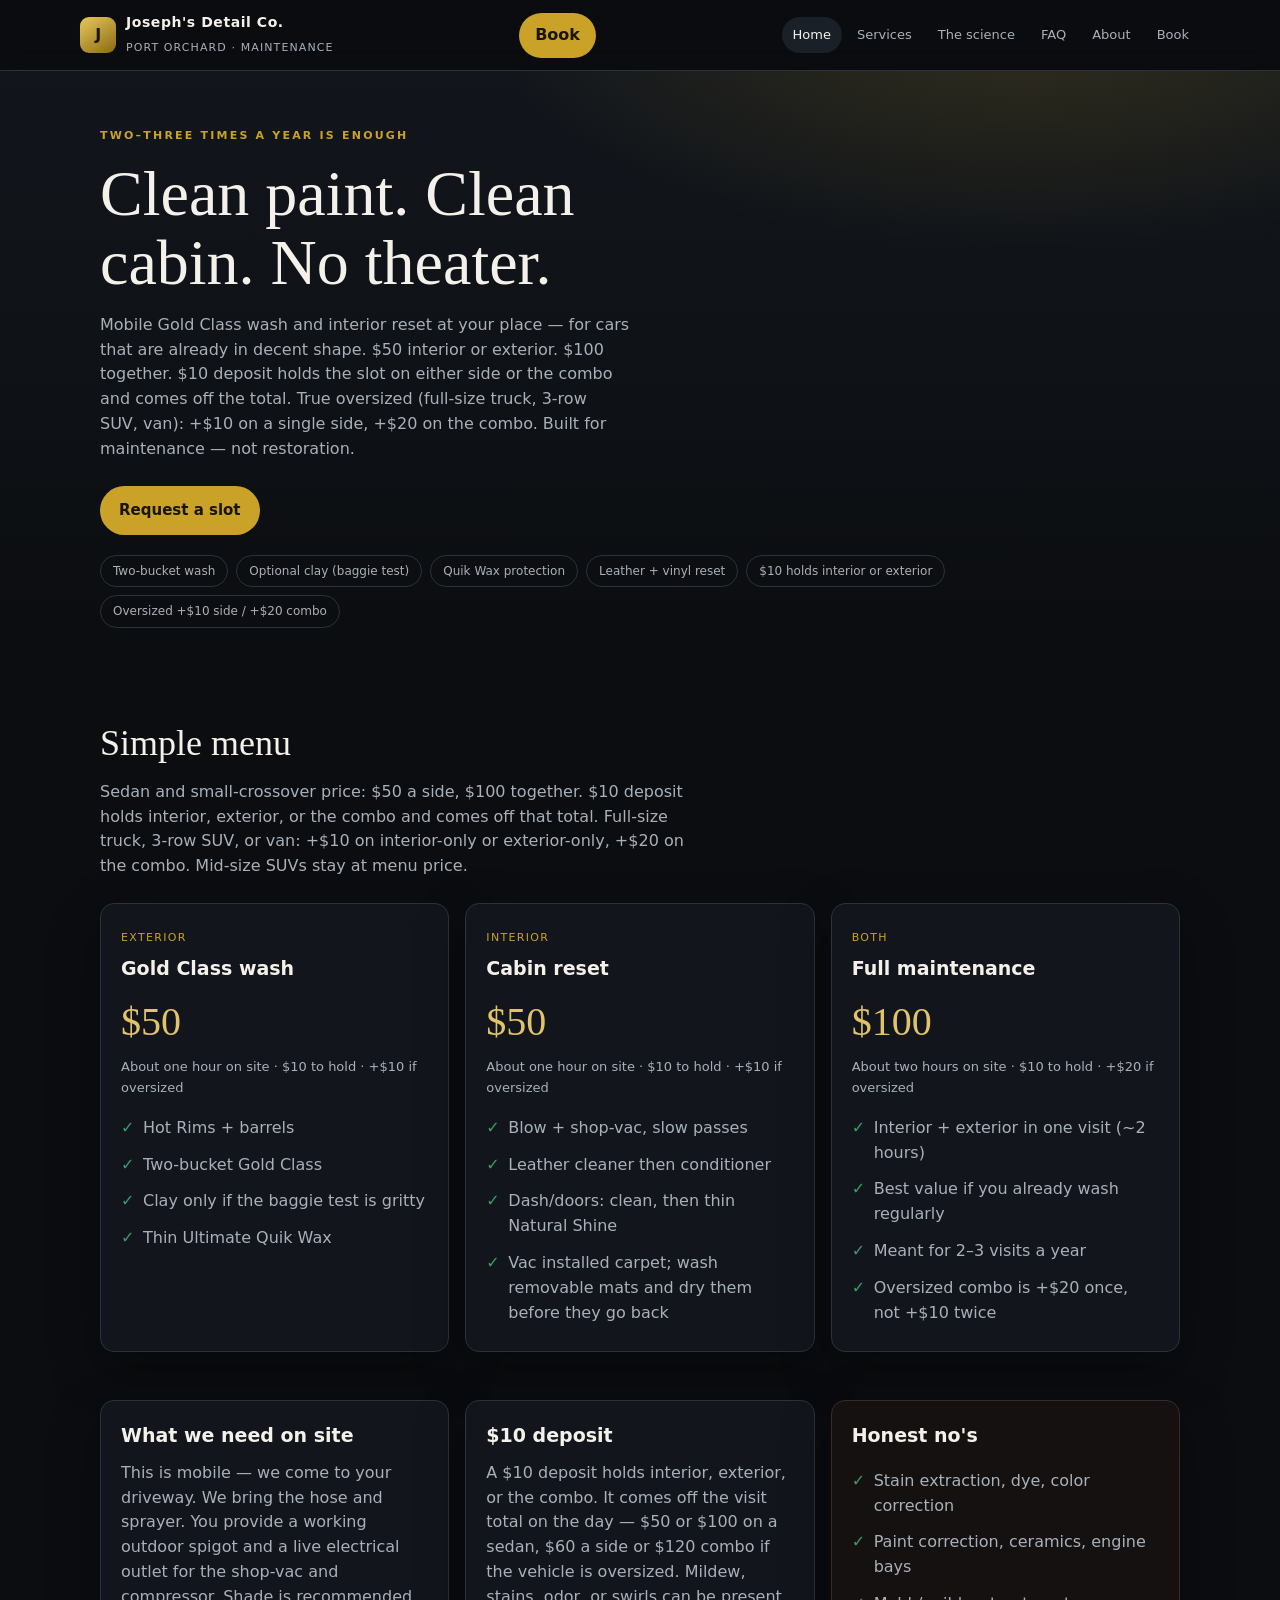
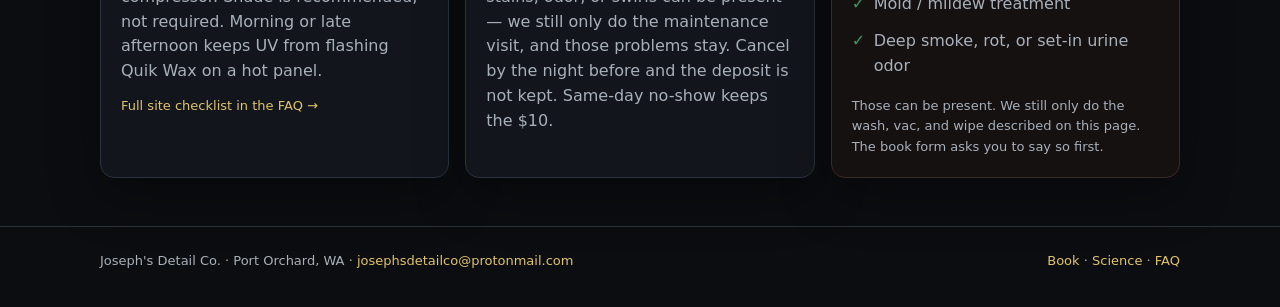
<file: index.html>
<!DOCTYPE html>
<html lang="en">
<head>
  <meta charset="UTF-8" />
  <meta name="viewport" content="width=device-width, initial-scale=1, viewport-fit=cover" />
  <title>Joseph's Detail Co. — Maintenance detailing, Port Orchard</title>
  <meta name="description" content="Mobile maintenance detailing in Port Orchard. $50 interior or exterior, $100 combo. $10 deposit. Oversized: +$10 a side, +$20 combo." />
  <link rel="stylesheet" href="styles.css" />
</head>
<body>
  <header class="nav">
    <div class="wrap nav-inner">
      <a class="brand" href="index.html">
        <div class="mark">J</div>
        <div>
          <strong>Joseph's Detail Co.</strong>
          <span>Port Orchard · Maintenance</span>
        </div>
      </a>
      <div class="nav-tools">
        <a class="cta" href="book.html">Book</a>
        <button class="menu-btn" type="button" aria-expanded="false">Menu</button>
      </div>
      <nav class="links">
        <a class="active" href="index.html">Home</a>
        <a href="services.html">Services</a>
        <a href="science.html">The science</a>
        <a href="faq.html">FAQ</a>
        <a href="about.html">About</a>
        <a href="book.html">Book</a>
      </nav>
    </div>
  </header>

  <section class="hero">
    <div class="wrap">
      <p class="eyebrow">Two–three times a year is enough</p>
      <h1>Clean paint. Clean cabin. No theater.</h1>
      <p class="lede">
        Mobile Gold Class wash and interior reset at your place — for cars that are already in decent shape.
        $50 interior or exterior. $100 together. $10 deposit holds the slot on either side or the combo and comes off the total.
        True oversized (full-size truck, 3-row SUV, van): +$10 on a single side, +$20 on the combo. Built for maintenance — not restoration.
      </p>
      <div class="actions">
        <a class="btn gold" href="book.html">Request a slot</a>
      </div>
      <div class="badge-row">
        <span class="badge">Two-bucket wash</span>
        <span class="badge">Optional clay (baggie test)</span>
        <span class="badge">Quik Wax protection</span>
        <span class="badge">Leather + vinyl reset</span>
        <span class="badge">$10 holds interior or exterior</span>
        <span class="badge">Oversized +$10 side / +$20 combo</span>
      </div>
    </div>
  </section>

  <section class="section">
    <div class="wrap">
      <h2>Simple menu</h2>
      <p class="sub">Sedan and small-crossover price: $50 a side, $100 together. $10 deposit holds interior, exterior, or the combo and comes off that total. Full-size truck, 3-row SUV, or van: +$10 on interior-only or exterior-only, +$20 on the combo. Mid-size SUVs stay at menu price.</p>
      <div class="grid-3">
        <article class="card">
          <p class="tag">Exterior</p>
          <h3>Gold Class wash</h3>
          <p class="price">$50</p>
          <p class="note">About one hour on site · $10 to hold · +$10 if oversized</p>
          <ul class="check">
            <li>Hot Rims + barrels</li>
            <li>Two-bucket Gold Class</li>
            <li>Clay only if the baggie test is gritty</li>
            <li>Thin Ultimate Quik Wax</li>
          </ul>
        </article>
        <article class="card">
          <p class="tag">Interior</p>
          <h3>Cabin reset</h3>
          <p class="price">$50</p>
          <p class="note">About one hour on site · $10 to hold · +$10 if oversized</p>
          <ul class="check">
            <li>Blow + shop-vac, slow passes</li>
            <li>Leather cleaner then conditioner</li>
            <li>Dash/doors: clean, then thin Natural Shine</li>
            <li>Vac installed carpet; wash removable mats and dry them before they go back</li>
          </ul>
        </article>
        <article class="card">
          <p class="tag">Both</p>
          <h3>Full maintenance</h3>
          <p class="price">$100</p>
          <p class="note">About two hours on site · $10 to hold · +$20 if oversized</p>
          <ul class="check">
            <li>Interior + exterior in one visit (~2 hours)</li>
            <li>Best value if you already wash regularly</li>
            <li>Meant for 2–3 visits a year</li>
            <li>Oversized combo is +$20 once, not +$10 twice</li>
          </ul>
        </article>
      </div>
    </div>
  </section>

  <section class="section" style="padding-top:0">
    <div class="wrap grid-3">
      <div class="card">
        <h3>What we need on site</h3>
        <p class="sub" style="margin:10px 0 12px">
          This is mobile — we come to your driveway. We bring the hose and sprayer.
          You provide a working outdoor spigot and a live electrical outlet for the
          shop-vac and compressor. Shade is recommended, not required. Morning or
          late afternoon keeps UV from flashing Quik Wax on a hot panel.
        </p>
        <p class="note"><a href="faq.html">Full site checklist in the FAQ →</a></p>
      </div>
      <div class="card">
        <h3>$10 deposit</h3>
        <p class="sub" style="margin:10px 0 0">
          A $10 deposit holds interior, exterior, or the combo. It comes off the visit total on the day — $50 or $100 on a sedan, $60 a side or $120 combo if the vehicle is oversized.
          Mildew, stains, odor, or swirls can be present — we still only do the maintenance visit, and those problems stay. Cancel by the night before and the deposit is not kept. Same-day no-show keeps the $10.
        </p>
      </div>
      <div class="card out">
        <h3>Honest no's</h3>
        <ul class="check">
          <li>Stain extraction, dye, color correction</li>
          <li>Paint correction, ceramics, engine bays</li>
          <li>Mold / mildew treatment</li>
          <li>Deep smoke, rot, or set-in urine odor</li>
        </ul>
        <p class="note" style="margin-top:12px">Those can be present. We still only do the wash, vac, and wipe described on this page. The book form asks you to say so first.</p>
      </div>
    </div>
  </section>

  <footer>
    <div class="wrap">
      <div>Joseph's Detail Co. · Port Orchard, WA · <a href="mailto:josephsdetailco@protonmail.com">josephsdetailco@protonmail.com</a></div>
      <div><a href="book.html">Book</a> · <a href="science.html">Science</a> · <a href="faq.html">FAQ</a></div>
    </div>
  </footer>
  <script src="nav.js"></script>
</body>
</html>
</file>
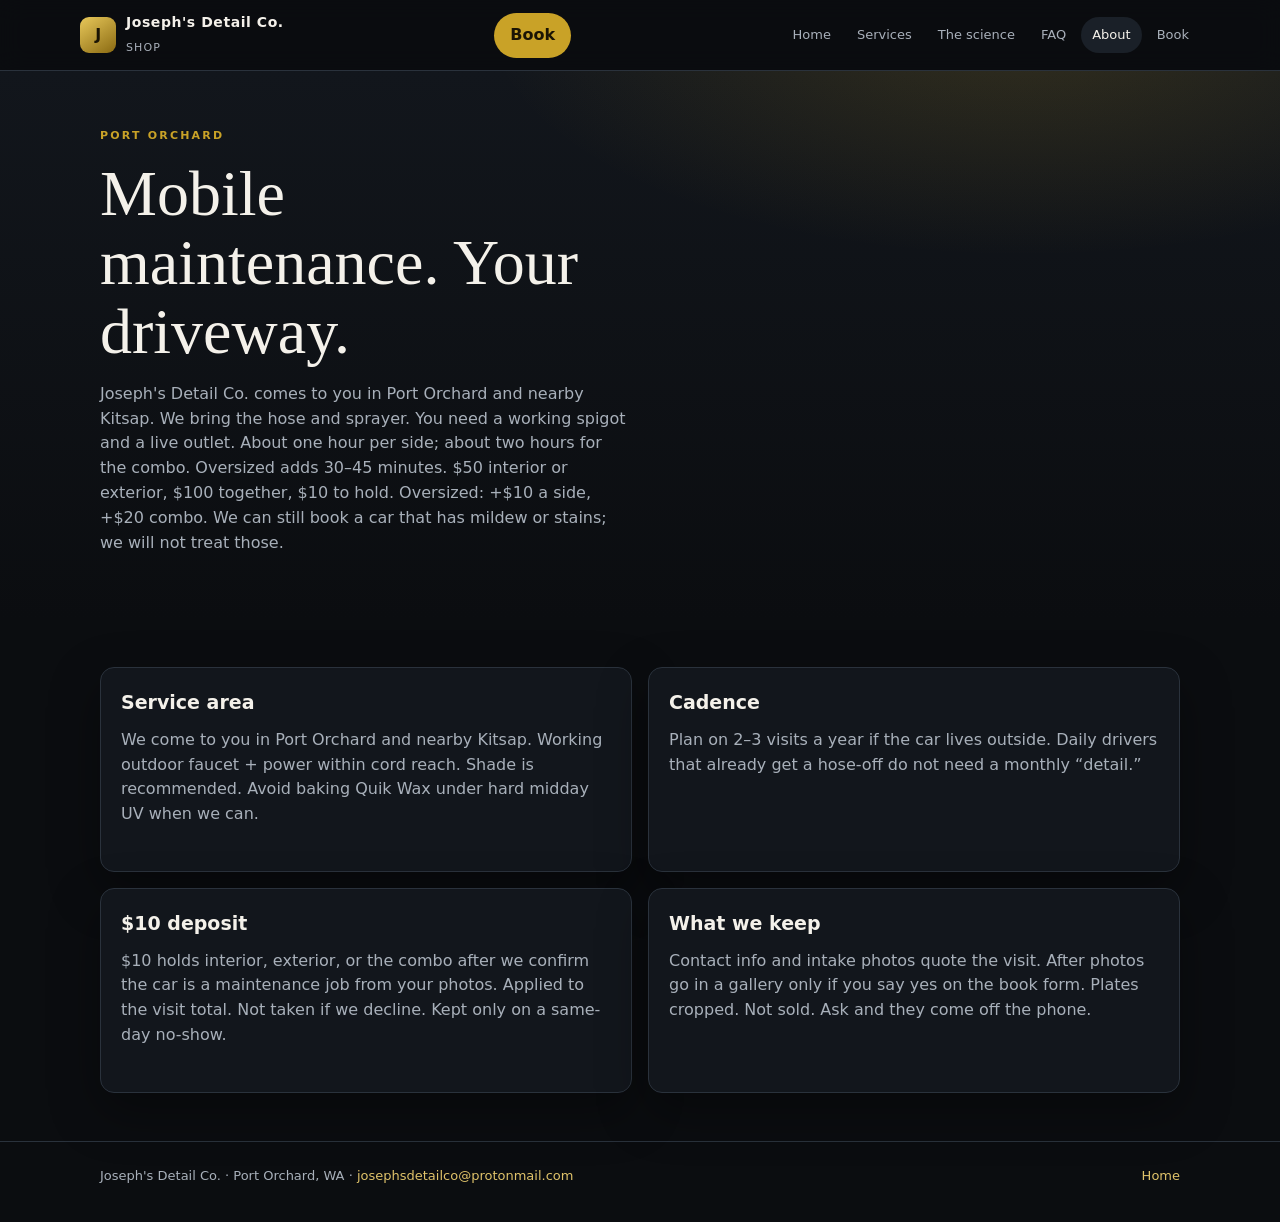
<file: about.html>
<!DOCTYPE html>
<html lang="en">
<head>
  <meta charset="UTF-8" />
  <meta name="viewport" content="width=device-width, initial-scale=1, viewport-fit=cover" />
  <title>About — Joseph's Detail Co.</title>
  <meta name="description" content="Mobile maintenance detailing in Port Orchard and nearby Kitsap. $50 / $100, $10 to hold either side, +$20 oversized." />
  <link rel="stylesheet" href="styles.css" />
</head>
<body>
  <header class="nav">
    <div class="wrap nav-inner">
      <a class="brand" href="index.html">
        <div class="mark">J</div>
        <div><strong>Joseph's Detail Co.</strong><span>Shop</span></div>
      </a>
      <div class="nav-tools">
        <a class="cta" href="book.html">Book</a>
        <button class="menu-btn" type="button" aria-expanded="false">Menu</button>
      </div>
      <nav class="links">
        <a href="index.html">Home</a>
        <a href="services.html">Services</a>
        <a href="science.html">The science</a>
        <a href="faq.html">FAQ</a>
        <a class="active" href="about.html">About</a>
        <a href="book.html">Book</a>
      </nav>
    </div>
  </header>

  <section class="hero">
    <div class="wrap">
      <p class="eyebrow">Port Orchard</p>
      <h1>Mobile maintenance. Your driveway.</h1>
      <p class="lede">
        Joseph's Detail Co. comes to you in Port Orchard and nearby Kitsap.
        We bring the hose and sprayer. You need a working spigot and a live outlet.
        About one hour per side; about two hours for the combo. Oversized adds 30–45 minutes. $50 interior or exterior, $100 together, $10 to hold. Oversized: +$10 a side, +$20 combo. We can still book a car that has mildew or stains; we will not treat those.
      </p>
    </div>
  </section>

  <section class="section">
    <div class="wrap grid-2">
      <article class="card">
        <h3>Service area</h3>
        <p class="sub" style="margin-top:10px">We come to you in Port Orchard and nearby Kitsap. Working outdoor faucet + power within cord reach. Shade is recommended. Avoid baking Quik Wax under hard midday UV when we can.</p>
      </article>
      <article class="card">
        <h3>Cadence</h3>
        <p class="sub" style="margin-top:10px">Plan on 2–3 visits a year if the car lives outside. Daily drivers that already get a hose-off do not need a monthly “detail.”</p>
      </article>
      <article class="card">
        <h3>$10 deposit</h3>
        <p class="sub" style="margin-top:10px">$10 holds interior, exterior, or the combo after we confirm the car is a maintenance job from your photos. Applied to the visit total. Not taken if we decline. Kept only on a same-day no-show.</p>
      </article>
      <article class="card">
        <h3>What we keep</h3>
        <p class="sub" style="margin-top:10px">Contact info and intake photos quote the visit. After photos go in a gallery only if you say yes on the book form. Plates cropped. Not sold. Ask and they come off the phone.</p>
      </article>
    </div>
  </section>
  <footer>
    <div class="wrap">
      <div>Joseph's Detail Co. · Port Orchard, WA · <a href="mailto:josephsdetailco@protonmail.com">josephsdetailco@protonmail.com</a></div>
      <div><a href="index.html">Home</a></div>
    </div>
  </footer>
  <script src="nav.js"></script>
</body>
</html>
</file>
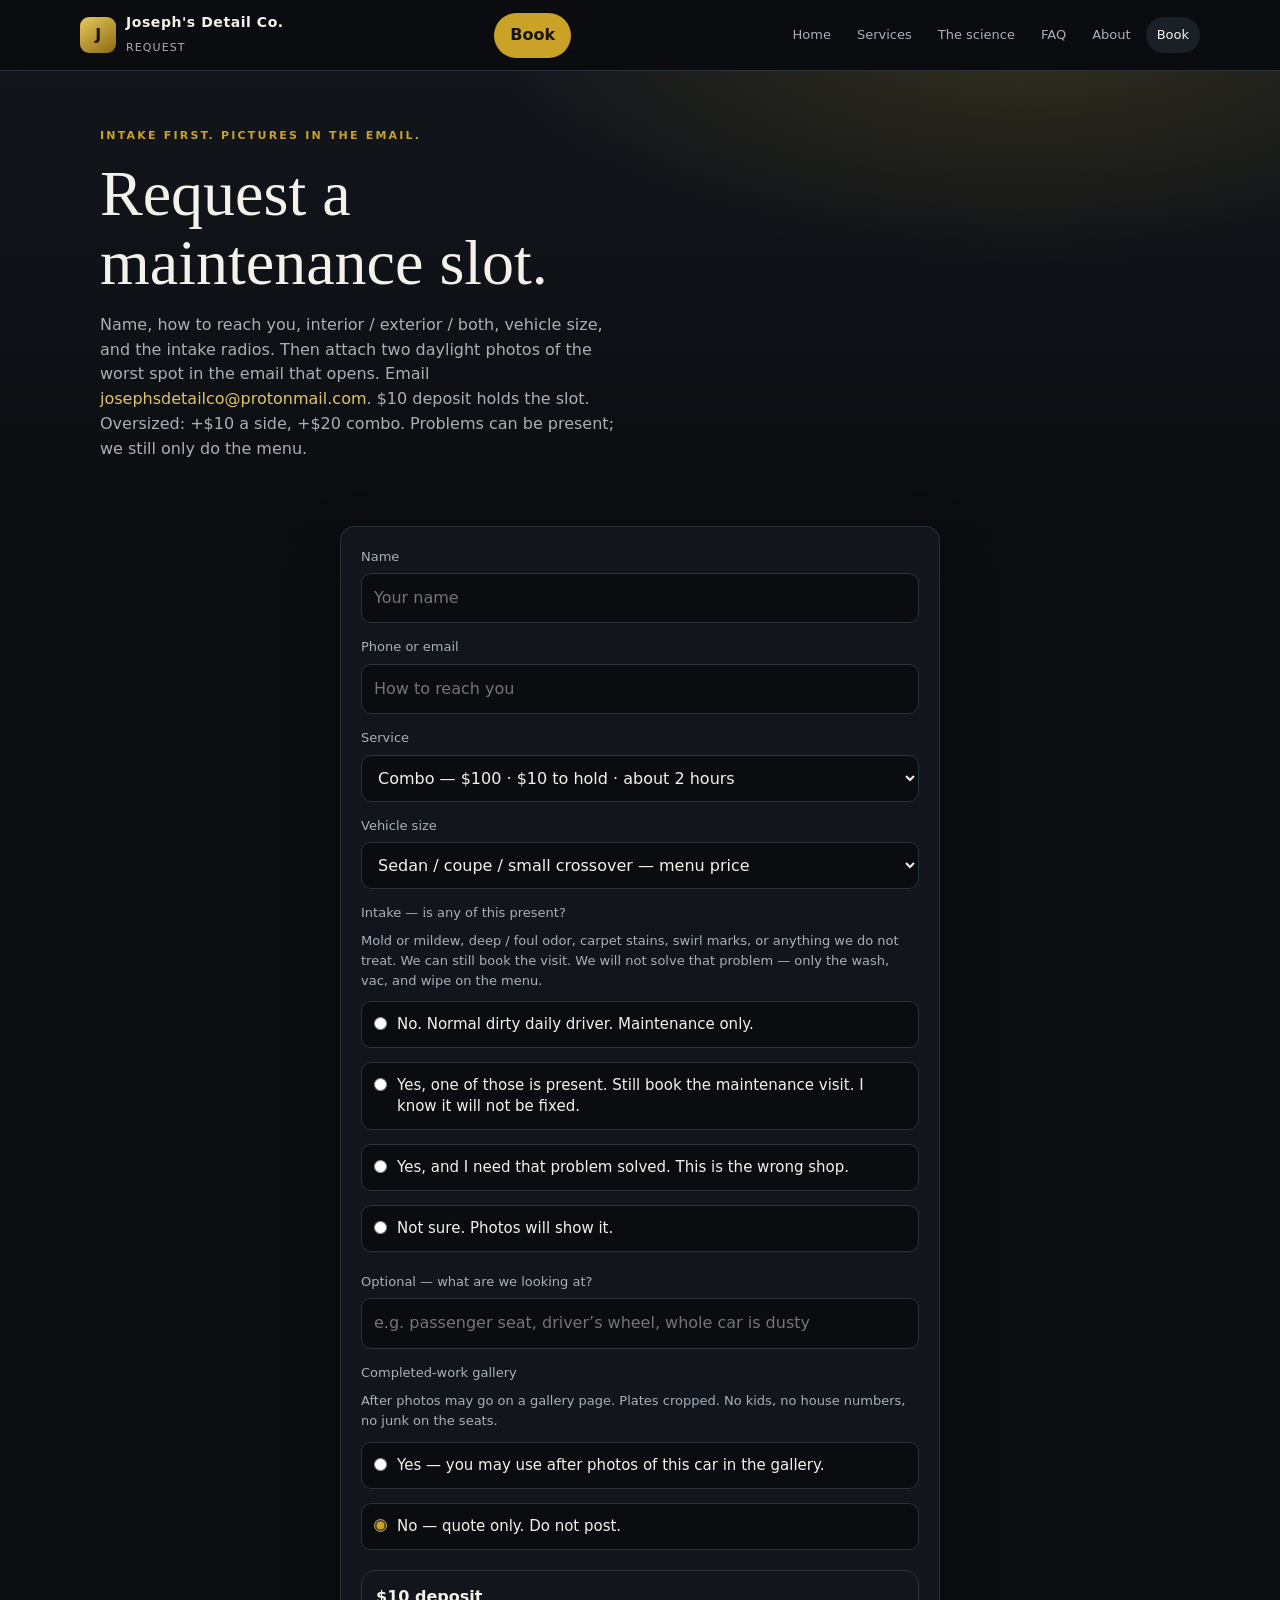
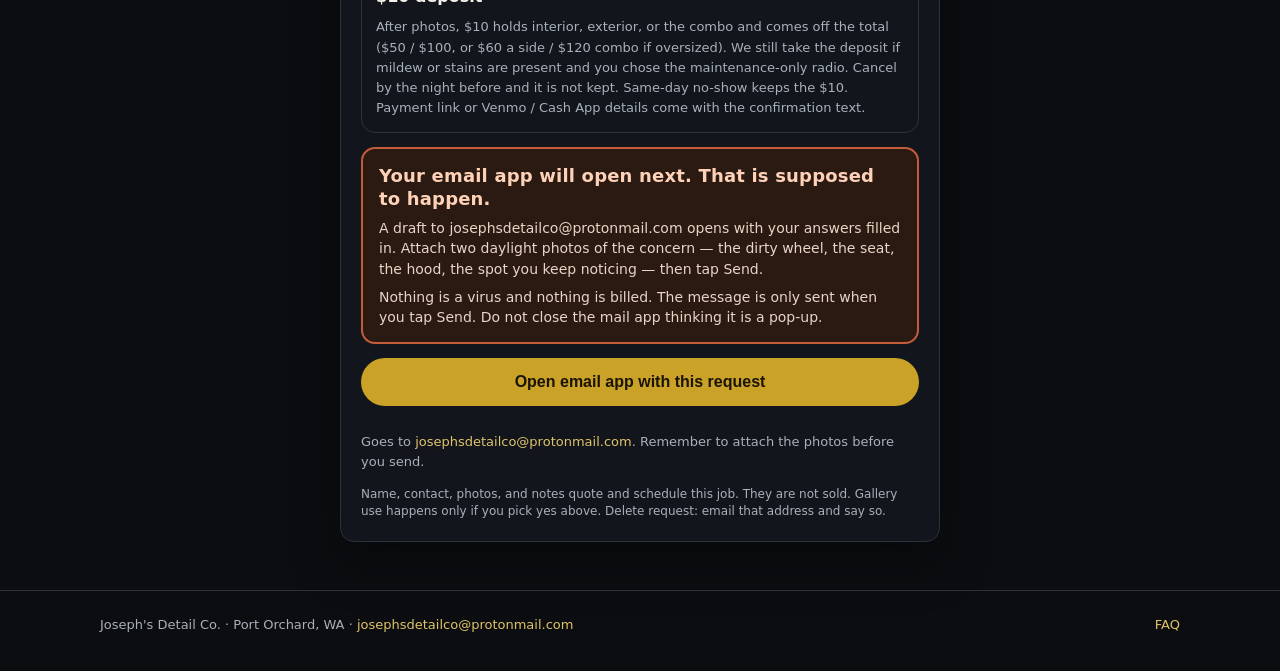
<file: book.html>
<!DOCTYPE html>
<html lang="en">
<head>
  <meta charset="UTF-8" />
  <meta name="viewport" content="width=device-width, initial-scale=1, viewport-fit=cover" />
  <title>Book — Joseph's Detail Co.</title>
  <meta name="description" content="Request a maintenance slot. $50 a side, $100 combo, $10 deposit, +$20 oversized. Send photos of the worst spot." />
  <link rel="stylesheet" href="styles.css" />
</head>
<body>
  <header class="nav">
    <div class="wrap nav-inner">
      <a class="brand" href="index.html">
        <div class="mark">J</div>
        <div><strong>Joseph's Detail Co.</strong><span>Request</span></div>
      </a>
      <div class="nav-tools">
        <a class="cta" href="book.html">Book</a>
        <button class="menu-btn" type="button" aria-expanded="false">Menu</button>
      </div>
      <nav class="links">
        <a href="index.html">Home</a>
        <a href="services.html">Services</a>
        <a href="science.html">The science</a>
        <a href="faq.html">FAQ</a>
        <a href="about.html">About</a>
        <a class="active" href="book.html">Book</a>
      </nav>
    </div>
  </header>

  <section class="hero">
    <div class="wrap">
      <p class="eyebrow">Intake first. Pictures in the email.</p>
      <h1>Request a maintenance slot.</h1>
      <p class="lede">Name, how to reach you, interior / exterior / both, vehicle size, and the intake radios. Then attach two daylight photos of the worst spot in the email that opens. Email <a href="mailto:josephsdetailco@protonmail.com">josephsdetailco@protonmail.com</a>. $10 deposit holds the slot. Oversized: +$10 a side, +$20 combo. Problems can be present; we still only do the menu.</p>
    </div>
  </section>

  <section class="section" style="padding-top:0">
    <div class="wrap" style="max-width:640px">
      <form class="card" id="book-form">
        <div>
          <label for="name">Name</label>
          <input id="name" name="name" required autocomplete="name" placeholder="Your name" />
        </div>
        <div>
          <label for="contact">Phone or email</label>
          <input id="contact" name="contact" required autocomplete="tel" placeholder="How to reach you" />
        </div>
        <div>
          <label for="service">Service</label>
          <select id="service" name="service">
            <option>Exterior only — $50 · $10 to hold · about 1 hour</option>
            <option>Interior only — $50 · $10 to hold · about 1 hour</option>
            <option selected>Combo — $100 · $10 to hold · about 2 hours</option>
          </select>
        </div>
        <div>
          <label for="size">Vehicle size</label>
          <select id="size" name="size">
            <option selected>Sedan / coupe / small crossover — menu price</option>
            <option>Mid-size SUV / short-bed truck — menu price if it stays near 2 hours</option>
            <option>Full-size truck / 3-row SUV / van — +$10 a side, +$20 combo</option>
          </select>
        </div>

        <fieldset style="border:0;padding:0">
          <legend class="note" style="margin-bottom:8px;color:var(--muted);font-size:13px">Intake — is any of this present?</legend>
          <p class="note" style="margin-bottom:10px">Mold or mildew, deep / foul odor, carpet stains, swirl marks, or anything we do not treat. We can still book the visit. We will not solve that problem — only the wash, vac, and wipe on the menu.</p>
          <div class="radio-block">
            <label class="choice">
              <input type="radio" name="out_of_scope" value="no" required />
              <span>No. Normal dirty daily driver. Maintenance only.</span>
            </label>
            <label class="choice">
              <input type="radio" name="out_of_scope" value="present_ok" />
              <span>Yes, one of those is present. Still book the maintenance visit. I know it will not be fixed.</span>
            </label>
            <label class="choice">
              <input type="radio" name="out_of_scope" value="want_fixed" />
              <span>Yes, and I need that problem solved. This is the wrong shop.</span>
            </label>
            <label class="choice">
              <input type="radio" name="out_of_scope" value="unsure" />
              <span>Not sure. Photos will show it.</span>
            </label>
          </div>
        </fieldset>

        <div>
          <label for="concern">Optional — what are we looking at?</label>
          <input id="concern" name="concern" placeholder="e.g. passenger seat, driver’s wheel, whole car is dusty" />
        </div>

        <fieldset style="border:0;padding:0">
          <legend class="note" style="margin-bottom:8px;color:var(--muted);font-size:13px">Completed-work gallery</legend>
          <p class="note" style="margin-bottom:10px">After photos may go on a gallery page. Plates cropped. No kids, no house numbers, no junk on the seats.</p>
          <div class="radio-block">
            <label class="choice">
              <input type="radio" name="gallery" value="yes" />
              <span>Yes — you may use after photos of this car in the gallery.</span>
            </label>
            <label class="choice">
              <input type="radio" name="gallery" value="no" checked />
              <span>No — quote only. Do not post.</span>
            </label>
          </div>
        </fieldset>

        <div class="card" style="box-shadow:none;padding:14px">
          <h3 style="font-size:16px">$10 deposit</h3>
          <p class="note" style="margin-top:8px">
            After photos, $10 holds interior, exterior, or the combo and comes off the total ($50 / $100, or $60 a side / $120 combo if oversized).
            We still take the deposit if mildew or stains are present and you chose the maintenance-only radio.
            Cancel by the night before and it is not kept. Same-day no-show keeps the $10.
            Payment link or Venmo / Cash App details come with the confirmation text.
          </p>
        </div>

        <div class="mail-warn" role="alert">
          <strong>Your email app will open next. That is supposed to happen.</strong>
          <p>A draft to josephsdetailco@protonmail.com opens with your answers filled in. Attach two daylight photos of the concern — the dirty wheel, the seat, the hood, the spot you keep noticing — then tap Send.</p>
          <p>Nothing is a virus and nothing is billed. The message is only sent when you tap Send. Do not close the mail app thinking it is a pop-up.</p>
        </div>

        <button type="submit">Open email app with this request</button>
        <p class="note" style="margin-top:12px">
          Goes to <a href="mailto:josephsdetailco@protonmail.com">josephsdetailco@protonmail.com</a>.
          Remember to attach the photos before you send.
        </p>
        <p class="legal">
          Name, contact, photos, and notes quote and schedule this job. They are not sold.
          Gallery use happens only if you pick yes above. Delete request: email that address and say so.
        </p>
      </form>
    </div>
  </section>
  <footer>
    <div class="wrap">
      <div>Joseph's Detail Co. · Port Orchard, WA · <a href="mailto:josephsdetailco@protonmail.com">josephsdetailco@protonmail.com</a></div>
      <div><a href="faq.html">FAQ</a></div>
    </div>
  </footer>
  <script src="nav.js"></script>
  <script>
    const form = document.getElementById("book-form");
    form.addEventListener("submit", (e) => {
      e.preventDefault();
      const scope = form.out_of_scope.value;
      const name = form.name.value.trim();
      const contact = form.contact.value.trim();
      const service = form.service.value;
      const size = form.size.value;
      const concern = form.concern.value.trim();
      const gallery = form.gallery.value;
      let scopeLine = "Intake: normal dirty daily driver — maintenance only.";
      if (scope === "present_ok") {
        scopeLine = "Intake: problem present. Customer wants maintenance visit anyway — will not be treated.";
      } else if (scope === "want_fixed") {
        scopeLine = "Intake: customer needs the problem solved. Wrong shop — do not book as a fix.";
      } else if (scope === "unsure") {
        scopeLine = "Intake: not sure. Photos will show it.";
      }
      const galleryLine = gallery === "yes"
        ? "Gallery: yes — after photos ok, plates cropped."
        : "Gallery: no — quote only.";
      const body = [
        "Name: " + name,
        "Reach me: " + contact,
        "Service: " + service,
        "Vehicle size: " + size,
        scopeLine,
        galleryLine,
        concern ? "Note: " + concern : "",
        "",
        "ATTACH: two daylight photos of the concern (wheel, seat, hood, or the spot you keep noticing) before you tap Send."
      ].filter(Boolean).join("\n");
      const subject = scope === "want_fixed"
        ? "Detail request (wants problem solved) — " + name
        : scope === "present_ok"
        ? "Detail request (problem present, maintenance only) — " + name
        : "Detail request — " + name;
      window.location.href =
        "mailto:josephsdetailco@protonmail.com?subject=" +
        encodeURIComponent(subject) +
        "&body=" +
        encodeURIComponent(body);
    });
  </script>
</body>
</html>
</file>
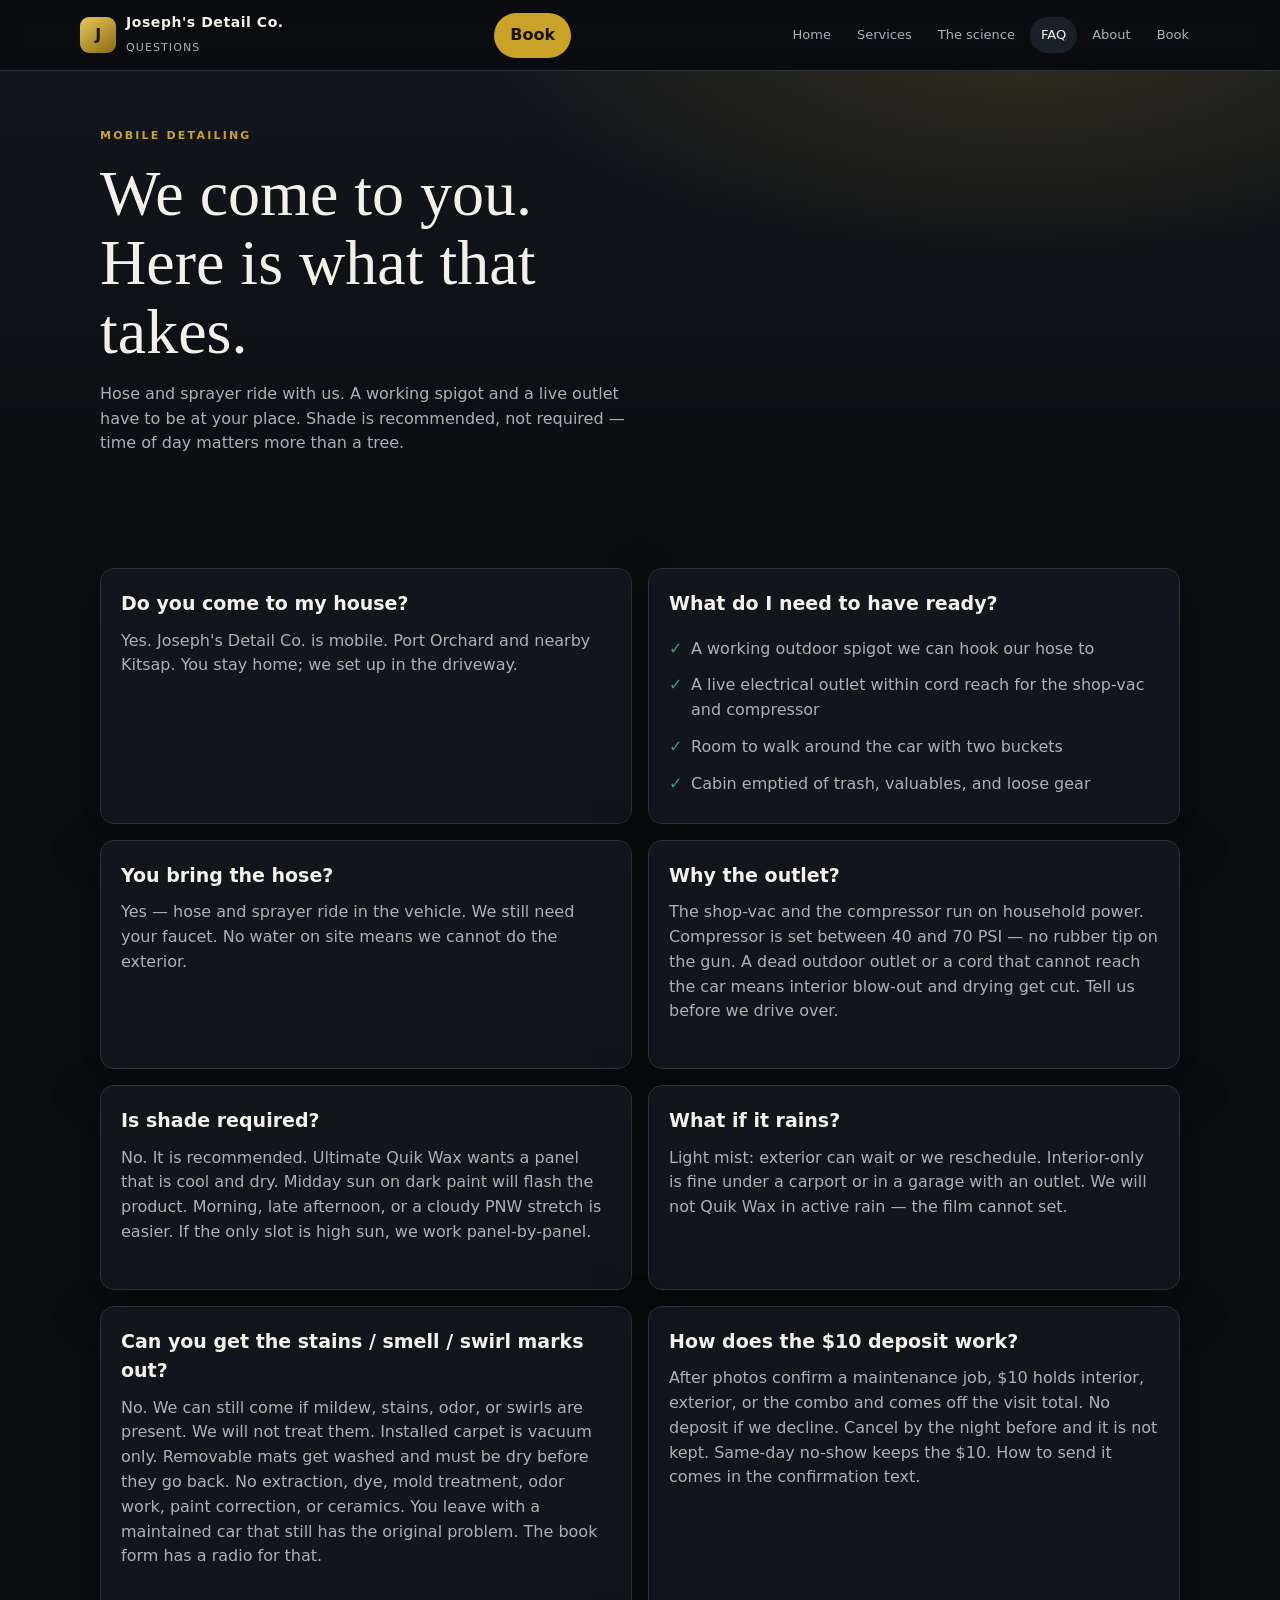
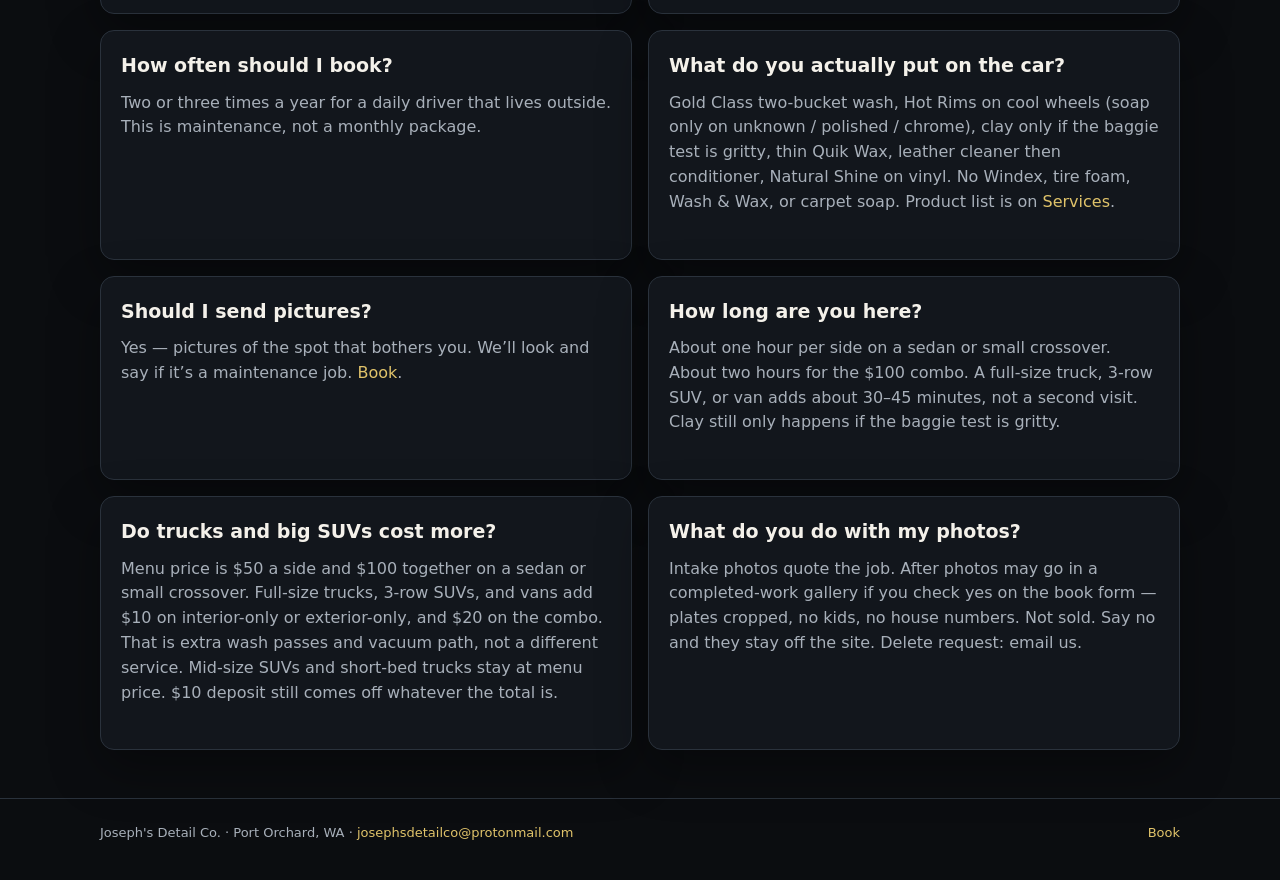
<file: faq.html>
<!DOCTYPE html>
<html lang="en">
<head>
  <meta charset="UTF-8" />
  <meta name="viewport" content="width=device-width, initial-scale=1, viewport-fit=cover" />
  <title>FAQ — Joseph's Detail Co.</title>
  <meta name="description" content="Mobile detailing FAQ for Port Orchard. Site checklist, $10 deposit, and what we do not do." />
  <link rel="stylesheet" href="styles.css" />
</head>
<body>
  <header class="nav">
    <div class="wrap nav-inner">
      <a class="brand" href="index.html">
        <div class="mark">J</div>
        <div><strong>Joseph's Detail Co.</strong><span>Questions</span></div>
      </a>
      <div class="nav-tools">
        <a class="cta" href="book.html">Book</a>
        <button class="menu-btn" type="button" aria-expanded="false">Menu</button>
      </div>
      <nav class="links">
        <a href="index.html">Home</a>
        <a href="services.html">Services</a>
        <a href="science.html">The science</a>
        <a class="active" href="faq.html">FAQ</a>
        <a href="about.html">About</a>
        <a href="book.html">Book</a>
      </nav>
    </div>
  </header>

  <section class="hero">
    <div class="wrap">
      <p class="eyebrow">Mobile detailing</p>
      <h1>We come to you. Here is what that takes.</h1>
      <p class="lede">Hose and sprayer ride with us. A working spigot and a live outlet have to be at your place. Shade is recommended, not required — time of day matters more than a tree.</p>
    </div>
  </section>

  <section class="section">
    <div class="wrap grid-2">
      <article class="card">
        <h3>Do you come to my house?</h3>
        <p class="sub" style="margin-top:10px">Yes. Joseph's Detail Co. is mobile. Port Orchard and nearby Kitsap. You stay home; we set up in the driveway.</p>
      </article>
      <article class="card">
        <h3>What do I need to have ready?</h3>
        <ul class="check">
          <li>A working outdoor spigot we can hook our hose to</li>
          <li>A live electrical outlet within cord reach for the shop-vac and compressor</li>
          <li>Room to walk around the car with two buckets</li>
          <li>Cabin emptied of trash, valuables, and loose gear</li>
        </ul>
      </article>
      <article class="card">
        <h3>You bring the hose?</h3>
        <p class="sub" style="margin-top:10px">Yes — hose and sprayer ride in the vehicle. We still need your faucet. No water on site means we cannot do the exterior.</p>
      </article>
      <article class="card">
        <h3>Why the outlet?</h3>
        <p class="sub" style="margin-top:10px">The shop-vac and the compressor run on household power. Compressor is set between 40 and 70 PSI — no rubber tip on the gun. A dead outdoor outlet or a cord that cannot reach the car means interior blow-out and drying get cut. Tell us before we drive over.</p>
      </article>
      <article class="card">
        <h3>Is shade required?</h3>
        <p class="sub" style="margin-top:10px">No. It is recommended. Ultimate Quik Wax wants a panel that is cool and dry. Midday sun on dark paint will flash the product. Morning, late afternoon, or a cloudy PNW stretch is easier. If the only slot is high sun, we work panel-by-panel.</p>
      </article>
      <article class="card">
        <h3>What if it rains?</h3>
        <p class="sub" style="margin-top:10px">Light mist: exterior can wait or we reschedule. Interior-only is fine under a carport or in a garage with an outlet. We will not Quik Wax in active rain — the film cannot set.</p>
      </article>
      <article class="card">
        <h3>Can you get the stains / smell / swirl marks out?</h3>
        <p class="sub" style="margin-top:10px">No. We can still come if mildew, stains, odor, or swirls are present. We will not treat them. Installed carpet is vacuum only. Removable mats get washed and must be dry before they go back. No extraction, dye, mold treatment, odor work, paint correction, or ceramics. You leave with a maintained car that still has the original problem. The book form has a radio for that.</p>
      </article>
      <article class="card">
        <h3>How does the $10 deposit work?</h3>
        <p class="sub" style="margin-top:10px">After photos confirm a maintenance job, $10 holds interior, exterior, or the combo and comes off the visit total. No deposit if we decline. Cancel by the night before and it is not kept. Same-day no-show keeps the $10. How to send it comes in the confirmation text.</p>
      </article>
      <article class="card">
        <h3>How often should I book?</h3>
        <p class="sub" style="margin-top:10px">Two or three times a year for a daily driver that lives outside. This is maintenance, not a monthly package.</p>
      </article>
      <article class="card">
        <h3>What do you actually put on the car?</h3>
        <p class="sub" style="margin-top:10px">Gold Class two-bucket wash, Hot Rims on cool wheels (soap only on unknown / polished / chrome), clay only if the baggie test is gritty, thin Quik Wax, leather cleaner then conditioner, Natural Shine on vinyl. No Windex, tire foam, Wash &amp; Wax, or carpet soap. Product list is on <a href="services.html">Services</a>.</p>
      </article>
      <article class="card">
        <h3>Should I send pictures?</h3>
        <p class="sub" style="margin-top:10px">Yes — pictures of the spot that bothers you. We’ll look and say if it’s a maintenance job. <a href="book.html">Book</a>.</p>
      </article>
      <article class="card">
        <h3>How long are you here?</h3>
        <p class="sub" style="margin-top:10px">About one hour per side on a sedan or small crossover. About two hours for the $100 combo. A full-size truck, 3-row SUV, or van adds about 30–45 minutes, not a second visit. Clay still only happens if the baggie test is gritty.</p>
      </article>
      <article class="card">
        <h3>Do trucks and big SUVs cost more?</h3>
        <p class="sub" style="margin-top:10px">Menu price is $50 a side and $100 together on a sedan or small crossover. Full-size trucks, 3-row SUVs, and vans add $10 on interior-only or exterior-only, and $20 on the combo. That is extra wash passes and vacuum path, not a different service. Mid-size SUVs and short-bed trucks stay at menu price. $10 deposit still comes off whatever the total is.</p>
      </article>
      <article class="card">
        <h3>What do you do with my photos?</h3>
        <p class="sub" style="margin-top:10px">Intake photos quote the job. After photos may go in a completed-work gallery if you check yes on the book form — plates cropped, no kids, no house numbers. Not sold. Say no and they stay off the site. Delete request: email us.</p>
      </article>
    </div>
  </section>
  <footer>
    <div class="wrap">
      <div>Joseph's Detail Co. · Port Orchard, WA · <a href="mailto:josephsdetailco@protonmail.com">josephsdetailco@protonmail.com</a></div>
      <div><a href="book.html">Book</a></div>
    </div>
  </footer>
  <script src="nav.js"></script>
</body>
</html>
</file>
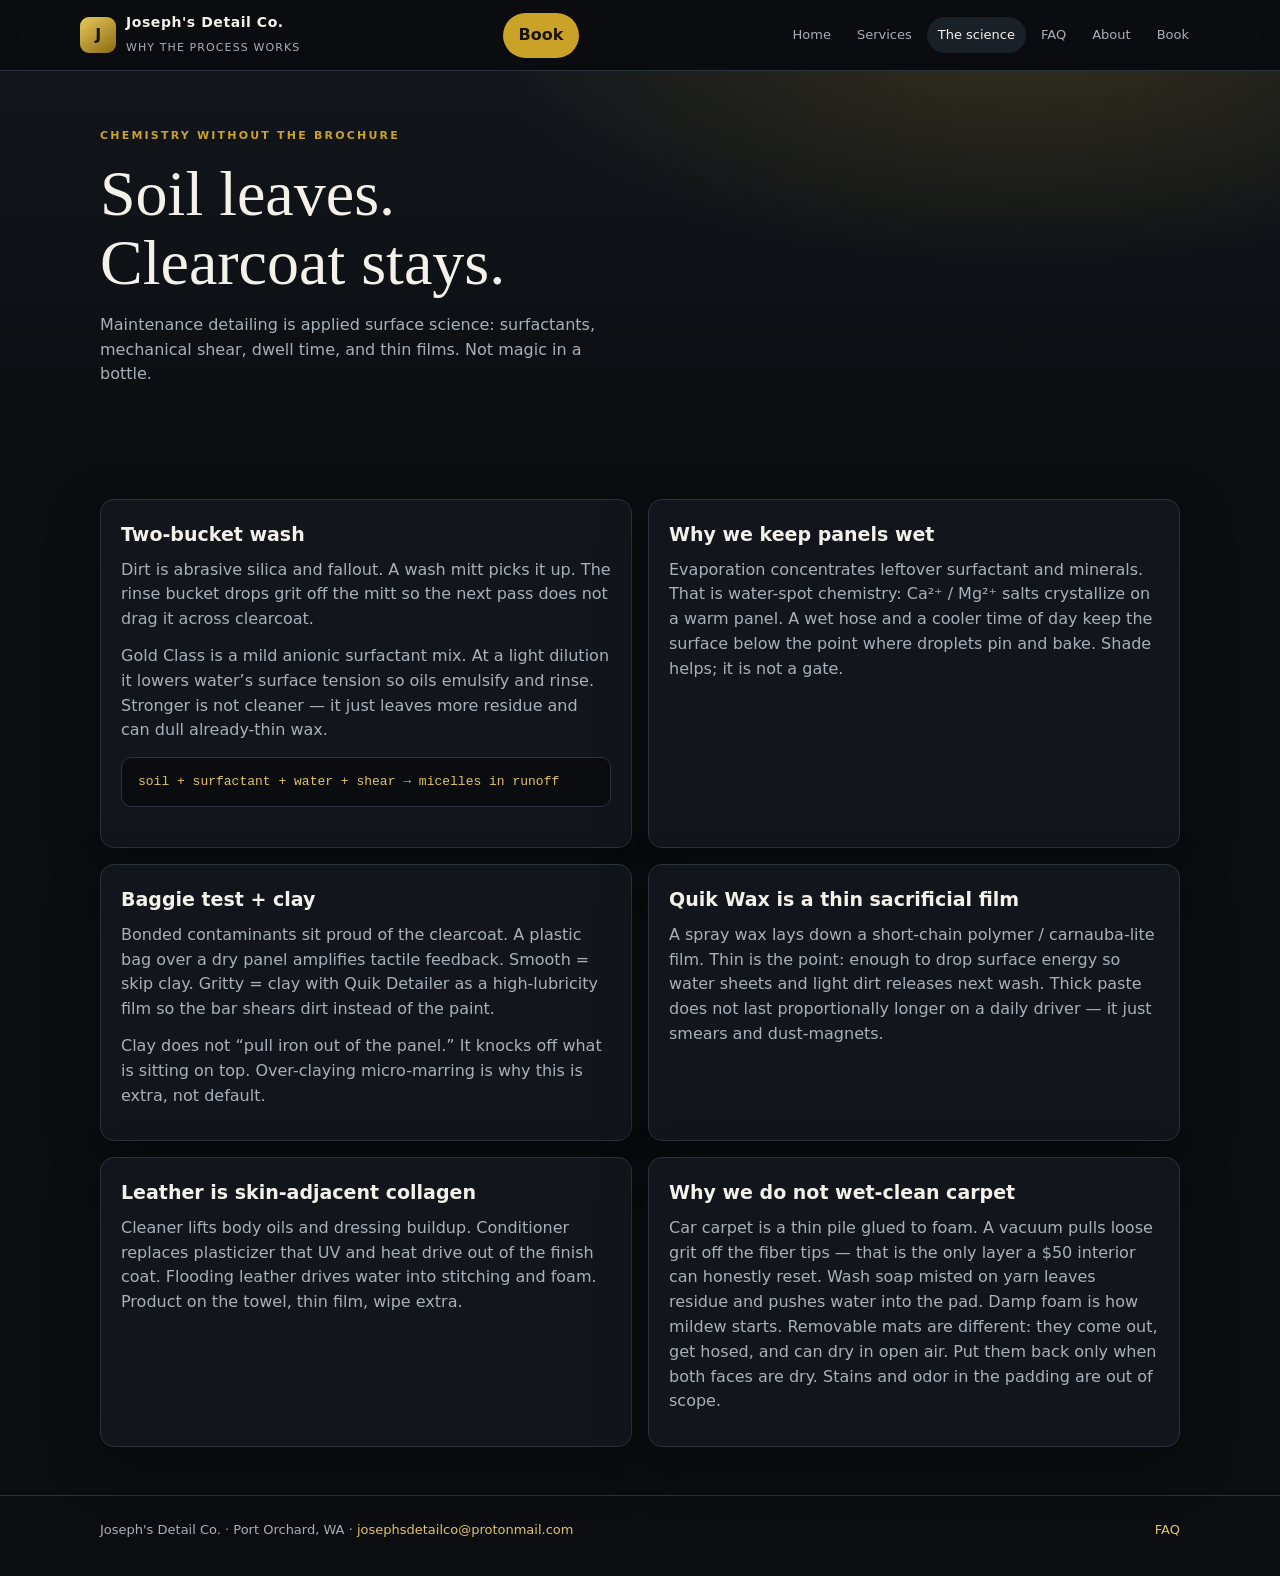
<file: science.html>
<!DOCTYPE html>
<html lang="en">
<head>
  <meta charset="UTF-8" />
  <meta name="viewport" content="width=device-width, initial-scale=1, viewport-fit=cover" />
  <title>The science — Joseph's Detail Co.</title>
  <meta name="description" content="Why the two-bucket wash, baggie test, thin Quik Wax, and dry carpet policy work." />
  <link rel="stylesheet" href="styles.css" />
</head>
<body>
  <header class="nav">
    <div class="wrap nav-inner">
      <a class="brand" href="index.html">
        <div class="mark">J</div>
        <div><strong>Joseph's Detail Co.</strong><span>Why the process works</span></div>
      </a>
      <div class="nav-tools">
        <a class="cta" href="book.html">Book</a>
        <button class="menu-btn" type="button" aria-expanded="false">Menu</button>
      </div>
      <nav class="links">
        <a href="index.html">Home</a>
        <a href="services.html">Services</a>
        <a class="active" href="science.html">The science</a>
        <a href="faq.html">FAQ</a>
        <a href="about.html">About</a>
        <a href="book.html">Book</a>
      </nav>
    </div>
  </header>

  <section class="hero">
    <div class="wrap">
      <p class="eyebrow">Chemistry without the brochure</p>
      <h1>Soil leaves. Clearcoat stays.</h1>
      <p class="lede">Maintenance detailing is applied surface science: surfactants, mechanical shear, dwell time, and thin films. Not magic in a bottle.</p>
    </div>
  </section>

  <section class="section science">
    <div class="wrap grid-2">
      <article class="card">
        <h3>Two-bucket wash</h3>
        <p>Dirt is abrasive silica and fallout. A wash mitt picks it up. The rinse bucket drops grit off the mitt so the next pass does not drag it across clearcoat.</p>
        <p>Gold Class is a mild anionic surfactant mix. At a light dilution it lowers water’s surface tension so oils emulsify and rinse. Stronger is not cleaner — it just leaves more residue and can dull already-thin wax.</p>
        <div class="formula">soil + surfactant + water + shear → micelles in runoff</div>
      </article>
      <article class="card">
        <h3>Why we keep panels wet</h3>
        <p>Evaporation concentrates leftover surfactant and minerals. That is water-spot chemistry: Ca²⁺ / Mg²⁺ salts crystallize on a warm panel. A wet hose and a cooler time of day keep the surface below the point where droplets pin and bake. Shade helps; it is not a gate.</p>
      </article>
      <article class="card">
        <h3>Baggie test + clay</h3>
        <p>Bonded contaminants sit proud of the clearcoat. A plastic bag over a dry panel amplifies tactile feedback. Smooth = skip clay. Gritty = clay with Quik Detailer as a high-lubricity film so the bar shears dirt instead of the paint.</p>
        <p>Clay does not “pull iron out of the panel.” It knocks off what is sitting on top. Over-claying micro-marring is why this is extra, not default.</p>
      </article>
      <article class="card">
        <h3>Quik Wax is a thin sacrificial film</h3>
        <p>A spray wax lays down a short-chain polymer / carnauba-lite film. Thin is the point: enough to drop surface energy so water sheets and light dirt releases next wash. Thick paste does not last proportionally longer on a daily driver — it just smears and dust-magnets.</p>
      </article>
      <article class="card">
        <h3>Leather is skin-adjacent collagen</h3>
        <p>Cleaner lifts body oils and dressing buildup. Conditioner replaces plasticizer that UV and heat drive out of the finish coat. Flooding leather drives water into stitching and foam. Product on the towel, thin film, wipe extra.</p>
      </article>
      <article class="card">
        <h3>Why we do not wet-clean carpet</h3>
        <p>Car carpet is a thin pile glued to foam. A vacuum pulls loose grit off the fiber tips — that is the only layer a $50 interior can honestly reset. Wash soap misted on yarn leaves residue and pushes water into the pad. Damp foam is how mildew starts. Removable mats are different: they come out, get hosed, and can dry in open air. Put them back only when both faces are dry. Stains and odor in the padding are out of scope.</p>
      </article>
    </div>
  </section>
  <footer>
    <div class="wrap">
      <div>Joseph's Detail Co. · Port Orchard, WA · <a href="mailto:josephsdetailco@protonmail.com">josephsdetailco@protonmail.com</a></div>
      <div><a href="faq.html">FAQ</a></div>
    </div>
  </footer>
  <script src="nav.js"></script>
</body>
</html>
</file>
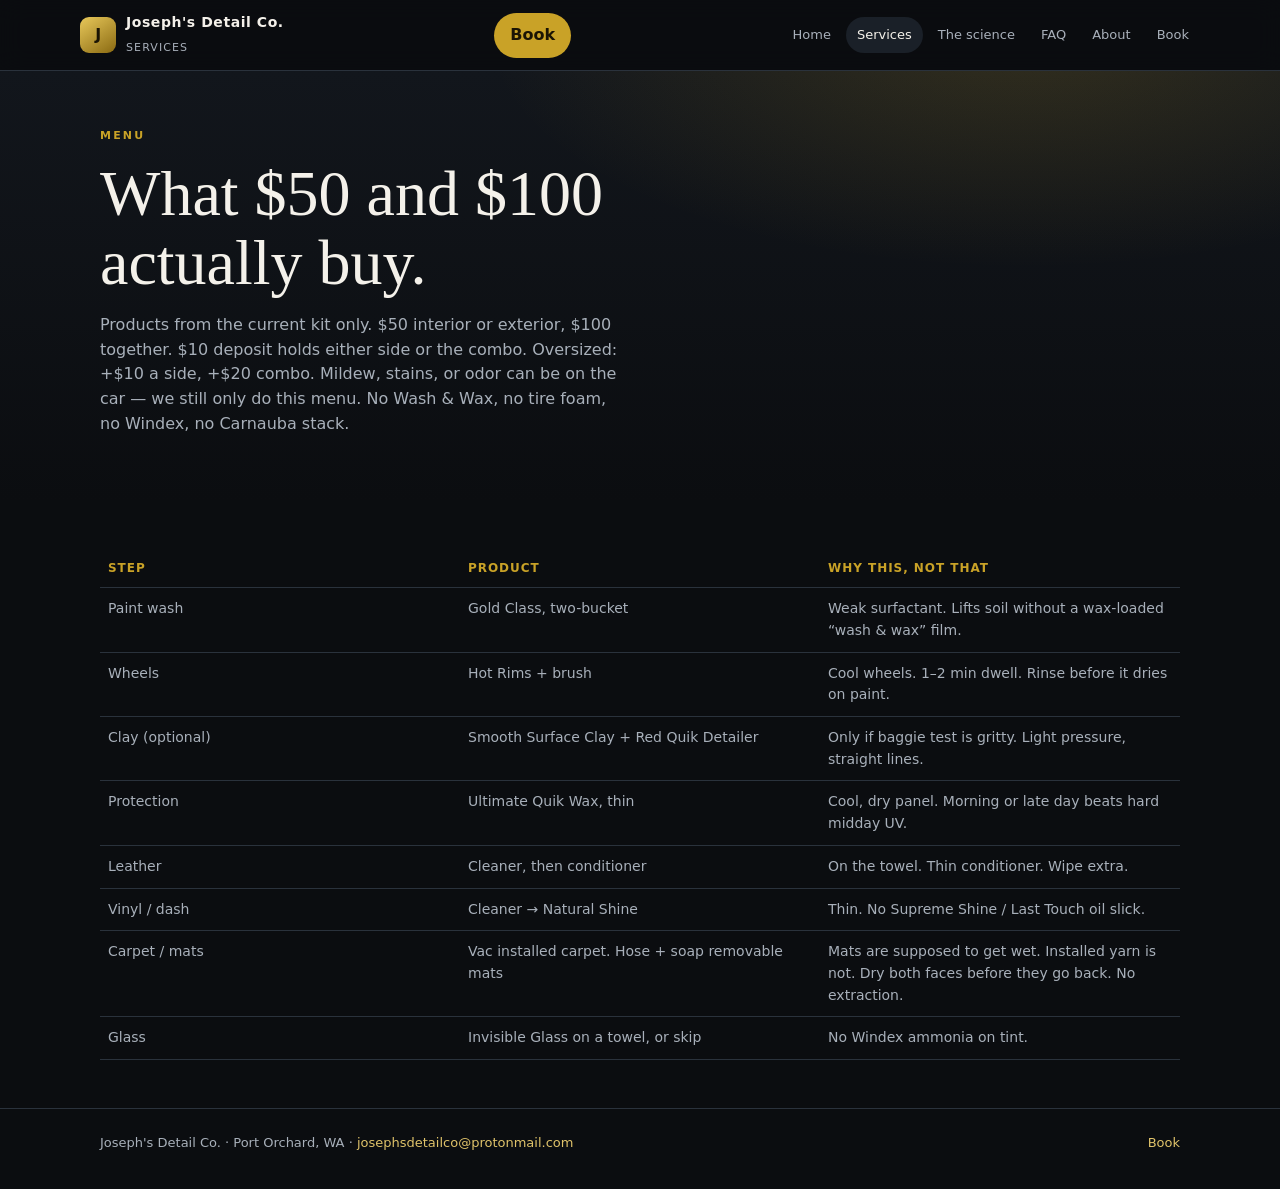
<file: services.html>
<!DOCTYPE html>
<html lang="en">
<head>
  <meta charset="UTF-8" />
  <meta name="viewport" content="width=device-width, initial-scale=1, viewport-fit=cover" />
  <title>Services — Joseph's Detail Co.</title>
  <meta name="description" content="What $50 and $100 buy. $10 holds interior or exterior. +$20 only on true oversized." />
  <link rel="stylesheet" href="styles.css" />
</head>
<body>
  <header class="nav">
    <div class="wrap nav-inner">
      <a class="brand" href="index.html">
        <div class="mark">J</div>
        <div><strong>Joseph's Detail Co.</strong><span>Services</span></div>
      </a>
      <div class="nav-tools">
        <a class="cta" href="book.html">Book</a>
        <button class="menu-btn" type="button" aria-expanded="false">Menu</button>
      </div>
      <nav class="links">
        <a href="index.html">Home</a>
        <a class="active" href="services.html">Services</a>
        <a href="science.html">The science</a>
        <a href="faq.html">FAQ</a>
        <a href="about.html">About</a>
        <a href="book.html">Book</a>
      </nav>
    </div>
  </header>

  <section class="hero">
    <div class="wrap">
      <p class="eyebrow">Menu</p>
      <h1>What $50 and $100 actually buy.</h1>
      <p class="lede">Products from the current kit only. $50 interior or exterior, $100 together. $10 deposit holds either side or the combo. Oversized: +$10 a side, +$20 combo. Mildew, stains, or odor can be on the car — we still only do this menu. No Wash &amp; Wax, no tire foam, no Windex, no Carnauba stack.</p>
    </div>
  </section>

  <section class="section">
    <div class="wrap">
      <div class="table-wrap">
        <table>
          <thead>
            <tr><th>Step</th><th>Product</th><th>Why this, not that</th></tr>
          </thead>
          <tbody>
            <tr><td>Paint wash</td><td>Gold Class, two-bucket</td><td>Weak surfactant. Lifts soil without a wax-loaded “wash &amp; wax” film.</td></tr>
            <tr><td>Wheels</td><td>Hot Rims + brush</td><td>Cool wheels. 1–2 min dwell. Rinse before it dries on paint.</td></tr>
            <tr><td>Clay (optional)</td><td>Smooth Surface Clay + Red Quik Detailer</td><td>Only if baggie test is gritty. Light pressure, straight lines.</td></tr>
            <tr><td>Protection</td><td>Ultimate Quik Wax, thin</td><td>Cool, dry panel. Morning or late day beats hard midday UV.</td></tr>
            <tr><td>Leather</td><td>Cleaner, then conditioner</td><td>On the towel. Thin conditioner. Wipe extra.</td></tr>
            <tr><td>Vinyl / dash</td><td>Cleaner → Natural Shine</td><td>Thin. No Supreme Shine / Last Touch oil slick.</td></tr>
            <tr><td>Carpet / mats</td><td>Vac installed carpet. Hose + soap removable mats</td><td>Mats are supposed to get wet. Installed yarn is not. Dry both faces before they go back. No extraction.</td></tr>
            <tr><td>Glass</td><td>Invisible Glass on a towel, or skip</td><td>No Windex ammonia on tint.</td></tr>
          </tbody>
        </table>
      </div>
    </div>
  </section>
  <footer>
    <div class="wrap">
      <div>Joseph's Detail Co. · Port Orchard, WA · <a href="mailto:josephsdetailco@protonmail.com">josephsdetailco@protonmail.com</a></div>
      <div><a href="book.html">Book</a></div>
    </div>
  </footer>
  <script src="nav.js"></script>
</body>
</html>
</file>
<file: styles.css>
:root {
  --bg: #0b0d10;
  --bg-2: #12161c;
  --bg-3: #1a2028;
  --gold: #c9a227;
  --gold-soft: #e0c36a;
  --ink: #f4f1ea;
  --muted: #a8b0ba;
  --line: #2a323c;
  --good: #3d9a6a;
  --warn: #c45c3a;
  --radius: 14px;
  --shadow: 0 18px 50px rgba(0,0,0,.35);
  --max: 1120px;
  --serif: "Iowan Old Style", "Palatino Linotype", Palatino, Georgia, serif;
  --sans: "Avenir Next", "Segoe UI", system-ui, sans-serif;
}

* { box-sizing: border-box; margin: 0; padding: 0; }
html { scroll-behavior: smooth; }
body {
  font-family: var(--sans);
  background: var(--bg);
  color: var(--ink);
  line-height: 1.55;
  min-height: 100vh;
  -webkit-text-size-adjust: 100%;
}

a { color: var(--gold-soft); text-decoration: none; }
a:hover { color: #fff; }

.wrap { max-width: var(--max); margin: 0 auto; padding: 0 20px; }

header.nav {
  position: sticky; top: 0; z-index: 40;
  background: rgba(11,13,16,.92);
  backdrop-filter: blur(12px);
  border-bottom: 1px solid var(--line);
}
.nav-inner {
  display: flex; align-items: center; justify-content: space-between;
  padding: 12px 0; gap: 12px;
  position: relative;
}
.brand {
  display: flex; align-items: center; gap: 10px; color: var(--ink);
  min-width: 0;
}
.mark {
  width: 36px; height: 36px; border-radius: 9px; flex-shrink: 0;
  background: linear-gradient(145deg, #e8c85a, #8a6a12);
  display: grid; place-items: center;
  font-weight: 800; color: #1a1404; letter-spacing: -.5px;
}
.brand strong { display: block; font-size: 14px; letter-spacing: .04em; }
.brand span { font-size: 11px; color: var(--muted); letter-spacing: .1em; text-transform: uppercase; }

.nav-tools { display: flex; align-items: center; gap: 8px; flex-shrink: 0; }
.menu-btn {
  display: none;
  background: var(--bg-3);
  color: var(--ink);
  border: 1px solid var(--line);
  border-radius: 999px;
  padding: 10px 14px;
  font: inherit;
  font-size: 14px;
  font-weight: 600;
  min-height: 44px;
  cursor: pointer;
}

nav.links { display: flex; gap: 4px; flex-wrap: wrap; align-items: center; }
nav.links a {
  color: var(--muted); font-size: 13px; padding: 8px 11px; border-radius: 999px;
}
nav.links a:hover, nav.links a.active {
  color: var(--ink); background: var(--bg-3);
}
.cta {
  background: var(--gold); color: #1a1404 !important;
  font-weight: 700; padding: 10px 16px !important; border-radius: 999px !important;
}
.cta:hover { background: var(--gold-soft); }

.hero {
  padding: 56px 0 40px;
  background:
    radial-gradient(900px 400px at 80% -10%, rgba(201,162,39,.18), transparent 60%),
    linear-gradient(180deg, #12161c, var(--bg));
}
.eyebrow {
  color: var(--gold); letter-spacing: .2em; text-transform: uppercase;
  font-size: 11px; font-weight: 700; margin-bottom: 14px;
}
h1 {
  font-family: var(--serif);
  font-size: clamp(32px, 8vw, 64px);
  line-height: 1.08; font-weight: 500;
  max-width: 16ch;
}
.lede { color: var(--muted); max-width: 52ch; margin: 16px 0 24px; font-size: 16px; }
.actions { display: flex; gap: 10px; flex-wrap: wrap; }
.btn {
  display: inline-flex; align-items: center; justify-content: center;
  padding: 12px 18px; border-radius: 999px;
  border: 1px solid var(--line); color: var(--ink); font-weight: 600; font-size: 15px;
  min-height: 44px;
}
.btn.gold { background: var(--gold); color: #1a1404; border-color: transparent; }
.btn.gold:hover { background: var(--gold-soft); color: #1a1404; }
.btn.ghost:hover { border-color: var(--gold); }

.section { padding: 48px 0; }
h2 {
  font-family: var(--serif); font-size: clamp(24px, 5vw, 36px);
  font-weight: 500; margin-bottom: 8px;
}
.sub { color: var(--muted); margin-bottom: 24px; max-width: 60ch; }

.grid-3 { display: grid; grid-template-columns: repeat(3, 1fr); gap: 16px; }
.grid-2 { display: grid; grid-template-columns: 1fr 1fr; gap: 16px; }

.card {
  background: var(--bg-2);
  border: 1px solid var(--line);
  border-radius: var(--radius);
  padding: 20px;
  box-shadow: var(--shadow);
}
.card h3 { font-size: 19px; margin-bottom: 8px; }
.price {
  font-family: var(--serif); font-size: 40px; color: var(--gold-soft);
  margin: 8px 0 4px;
}
.tag {
  display: inline-block; font-size: 11px; letter-spacing: .12em;
  text-transform: uppercase; color: var(--gold); margin-bottom: 8px;
}
ul.check { list-style: none; margin-top: 12px; }
ul.check li { padding: 6px 0 6px 22px; position: relative; color: var(--muted); }
ul.check li::before { content: "✓"; position: absolute; left: 0; color: var(--good); }

.out { border-color: #3a2a26; background: #161111; }
.out li::before { content: "✕"; color: var(--warn); }

.science p { color: var(--muted); margin-bottom: 12px; }
.formula {
  font-family: ui-monospace, Menlo, monospace;
  background: #0a0c0f; border: 1px solid var(--line);
  padding: 14px 16px; border-radius: 10px; color: var(--gold-soft);
  margin: 14px 0 20px; font-size: 13px;
  overflow-wrap: anywhere;
}

form { display: grid; gap: 14px; }
label { font-size: 13px; color: var(--muted); display: block; margin-bottom: 6px; }
input, select, textarea {
  width: 100%; background: #0a0c0f; border: 1px solid var(--line);
  color: var(--ink); padding: 12px; border-radius: 10px;
  font: inherit; font-size: 16px;
}
textarea { min-height: 110px; resize: vertical; }
button[type=submit] {
  background: var(--gold); color: #1a1404; border: 0;
  padding: 14px 18px; border-radius: 999px; font-weight: 700;
  font-size: 16px; cursor: pointer; min-height: 48px;
}
.note { font-size: 13px; color: var(--muted); }

.radio-block { display: grid; gap: 8px; }
.radio-block label.choice {
  display: flex; align-items: flex-start; gap: 10px;
  color: var(--ink); font-size: 15px; line-height: 1.4;
  cursor: pointer;
  background: #0a0c0f;
  border: 1px solid var(--line);
  border-radius: 10px;
  padding: 12px;
}
.radio-block input[type=radio] {
  width: auto; margin-top: 3px; accent-color: var(--gold); flex-shrink: 0;
}
.mail-warn {
  background: #2a1a12;
  border: 2px solid #c45c3a;
  border-radius: var(--radius);
  padding: 16px 16px 14px;
  color: #f4e6d8;
}
.mail-warn strong {
  display: block;
  font-size: 18px;
  line-height: 1.25;
  color: #ffd2b8;
  margin-bottom: 8px;
  letter-spacing: .01em;
}
.mail-warn p {
  font-size: 14px;
  line-height: 1.45;
  color: #e8d5c6;
  margin: 0 0 8px;
}
.mail-warn p:last-child { margin-bottom: 0; }

.legal {
  font-size: 12px;
  color: var(--muted);
  line-height: 1.45;
}

footer {
  border-top: 1px solid var(--line);
  padding: 24px 0 36px; color: var(--muted); font-size: 13px;
}
footer .wrap { display: flex; justify-content: space-between; gap: 12px; flex-wrap: wrap; }

.badge-row { display: flex; gap: 8px; flex-wrap: wrap; margin-top: 20px; }
.badge {
  border: 1px solid var(--line); border-radius: 999px; padding: 6px 12px;
  font-size: 12px; color: var(--muted);
}

.table-wrap { width: 100%; overflow: visible; }
table { width: 100%; max-width: 100%; border-collapse: collapse; font-size: 14px; table-layout: fixed; }
th, td { text-align: left; padding: 10px 8px; border-bottom: 1px solid var(--line); vertical-align: top; word-wrap: break-word; overflow-wrap: anywhere; }
th { color: var(--gold); font-weight: 600; font-size: 12px; letter-spacing: .08em; text-transform: uppercase; }
td { color: var(--muted); }

@media (max-width: 860px) {
  .menu-btn { display: inline-flex; align-items: center; }
  nav.links {
    display: none;
    position: absolute;
    left: 0; right: 0; top: 100%;
    flex-direction: column;
    align-items: stretch;
    gap: 4px;
    padding: 10px 20px 16px;
    background: rgba(11,13,16,.97);
    border-bottom: 1px solid var(--line);
  }
  header.nav.open nav.links { display: flex; }
  nav.links a {
    padding: 12px 14px;
    font-size: 16px;
    min-height: 44px;
  }
  .grid-3, .grid-2 { grid-template-columns: 1fr; }
  .hero { padding: 36px 0 28px; }
  .section { padding: 36px 0; }
  .actions { flex-direction: column; }
  .actions .btn { width: 100%; }
  footer .wrap { flex-direction: column; }

  table thead { display: none; }
  table, table tbody, table tr, table td {
    display: block;
    width: 100%;
  }
  table tr {
    background: var(--bg-2);
    border: 1px solid var(--line);
    border-radius: var(--radius);
    padding: 12px 14px;
    margin-bottom: 10px;
  }
  table td {
    border: 0;
    padding: 4px 0;
  }
  table td:first-child {
    color: var(--ink);
    font-weight: 650;
    font-size: 15px;
    padding-bottom: 6px;
  }
  table td:nth-child(2)::before {
    content: "Product · ";
    color: var(--gold);
    font-size: 11px;
    letter-spacing: .08em;
    text-transform: uppercase;
    font-weight: 600;
  }
  table td:nth-child(3) {
    font-size: 13px;
    padding-top: 6px;
  }
}

@media (max-width: 420px) {
  .brand span { display: none; }
}
</file>
